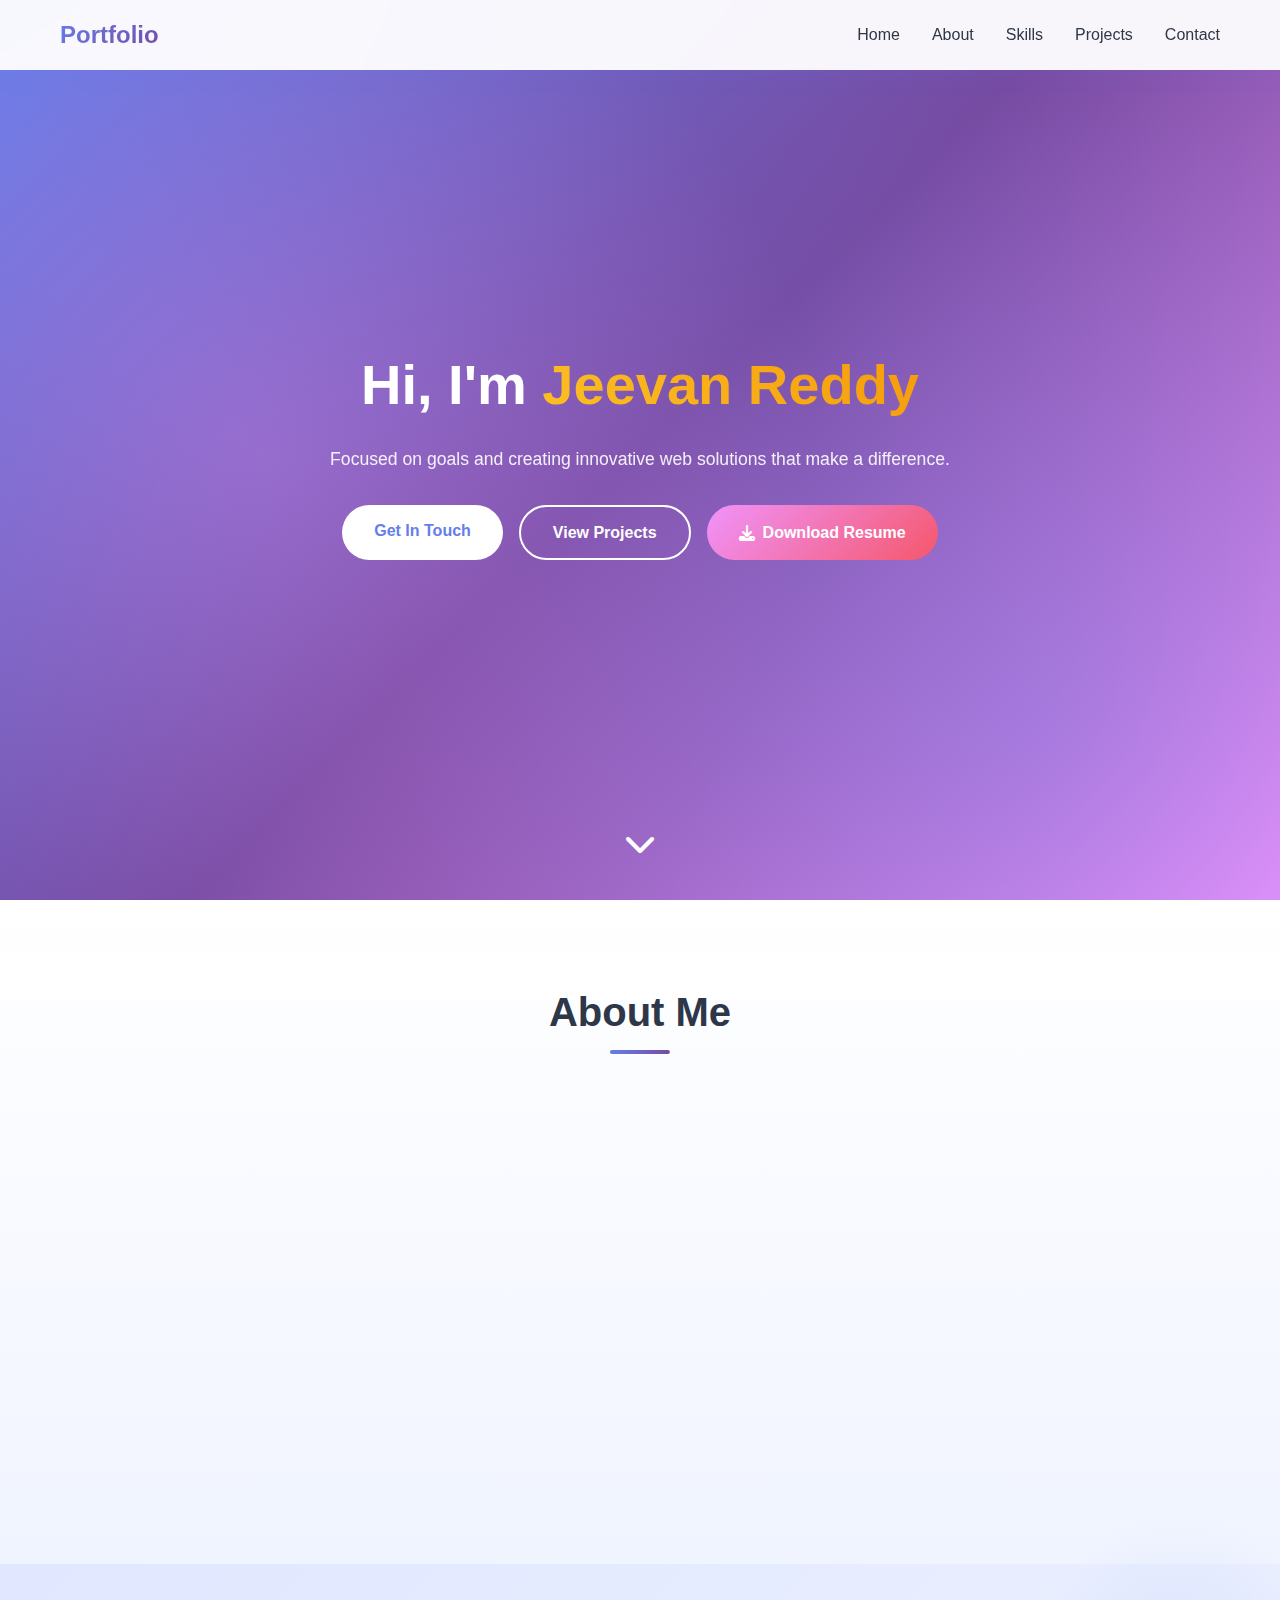
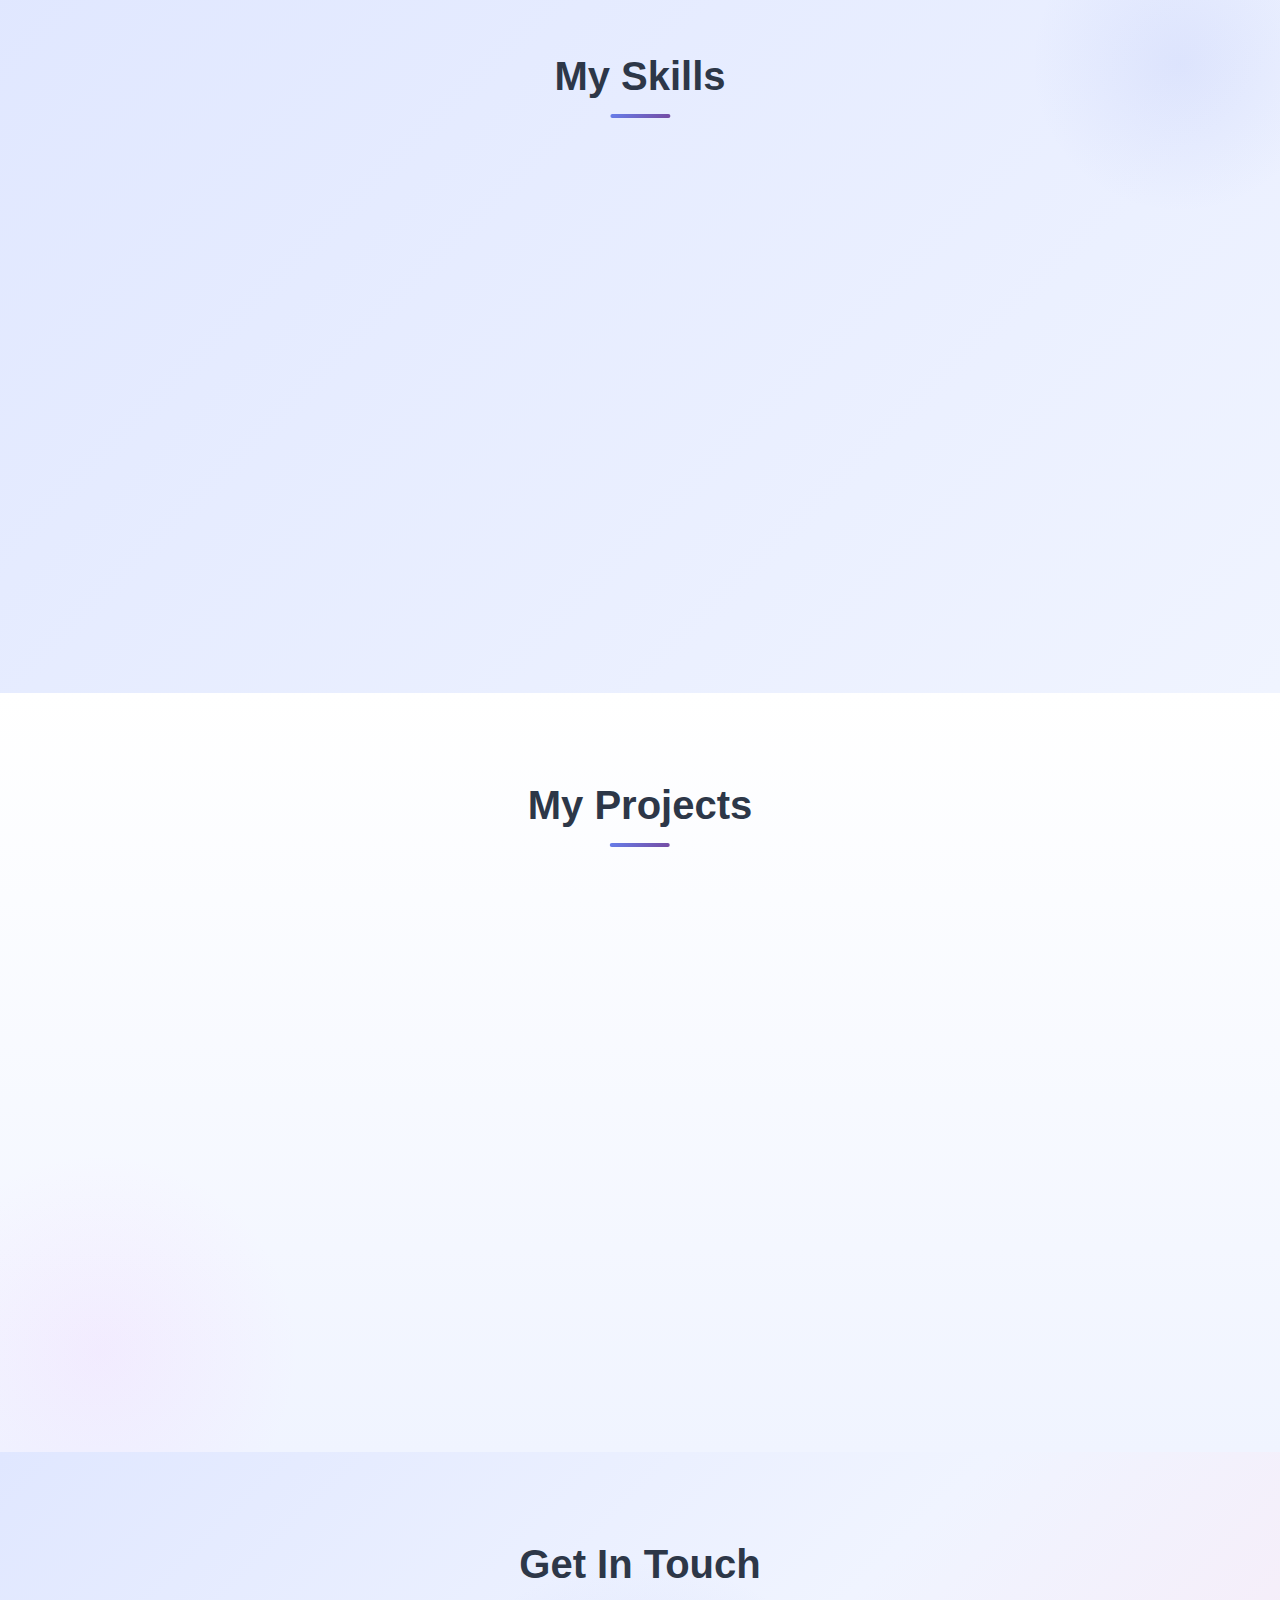
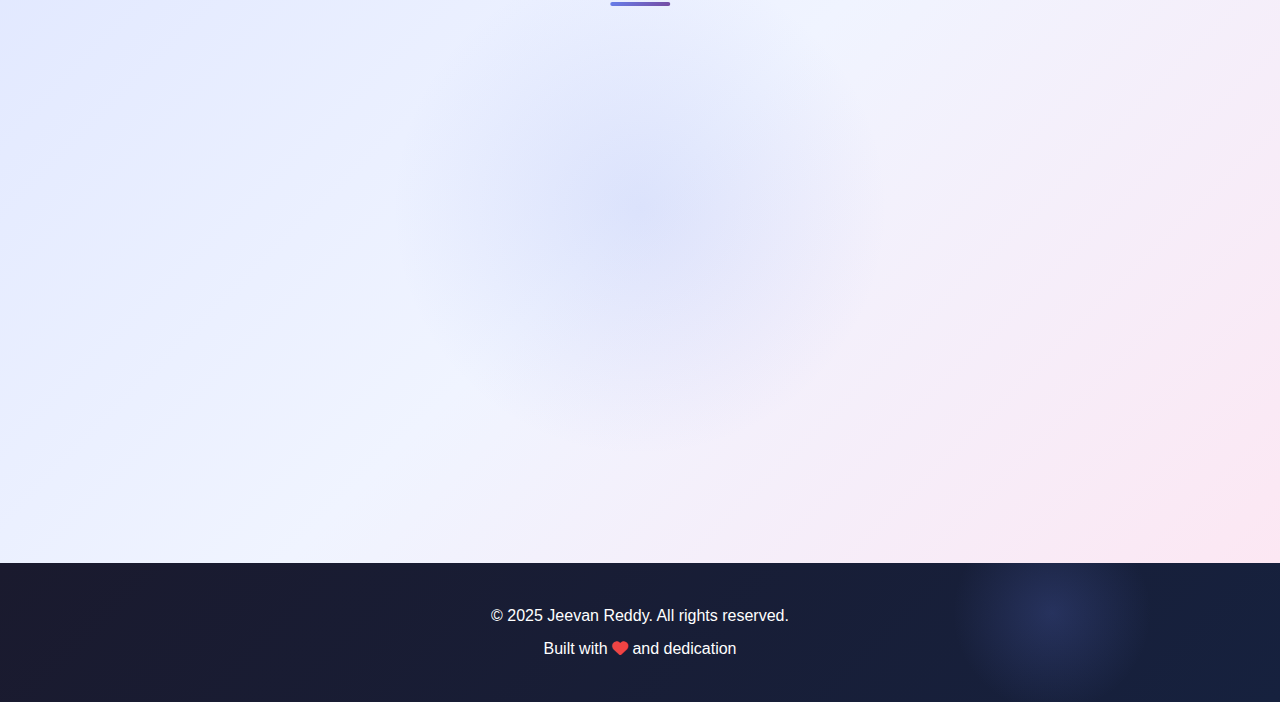
<file: index.html>
<!DOCTYPE html>
<html lang="en">
<head>
    <meta charset="UTF-8">
    <meta name="viewport" content="width=device-width, initial-scale=1.0">
    <title>Jeevan Reddy - Portfolio | Full Stack Developer</title>
    <link rel="stylesheet" href="style.css">
    <link rel="stylesheet" href="https://cdnjs.cloudflare.com/ajax/libs/font-awesome/6.4.0/css/all.min.css">
</head>
<body>
    <!-- Navigation -->
    <nav class="navbar">
        <div class="nav-container">
            <div class="logo">Portfolio</div>
            <ul class="nav-menu" id="navMenu">
                <li><a href="#home" class="nav-link">Home</a></li>
                <li><a href="#about" class="nav-link">About</a></li>
                <li><a href="#skills" class="nav-link">Skills</a></li>
                <li><a href="#projects" class="nav-link">Projects</a></li>
                <li><a href="#contact" class="nav-link">Contact</a></li>
            </ul>
            <div class="hamburger" id="hamburger">
                <span class="bar"></span>
                <span class="bar"></span>
                <span class="bar"></span>
            </div>
        </div>
    </nav>

    <!-- Hero Section -->
    <section id="home" class="hero">
        <div class="hero-content">
            <h1 class="hero-title">Hi, I'm <span class="highlight">Jeevan Reddy</span></h1>
            <p class="hero-subtitle">Full Stack Developer | Computer Science Engineer | Tech Enthusiast</p>
            <p class="hero-description">Focused on goals and creating innovative web solutions that make a difference.</p>
            <div class="hero-buttons">
                <a href="#contact" class="btn btn-primary">Get In Touch</a>
                <a href="#projects" class="btn btn-secondary">View Projects</a>
                <a href="Jeevan_Reddy_Resume.txt" download="Jeevan_Reddy_Resume.txt" class="btn btn-download">
                    <i class="fas fa-download"></i> Download Resume
                </a>
            </div>
        </div>
        <div class="scroll-down">
            <a href="#about"><i class="fas fa-chevron-down"></i></a>
        </div>
    </section>

    <!-- About Section -->
    <section id="about" class="about">
        <div class="container">
            <h2 class="section-title">About Me</h2>
            <div class="about-content">
                <div class="about-image">
                    <img src="image.jpg" alt="Jeevan Reddy" class="profile-pic">
                    <!-- If image doesn't load, uncomment below and comment above -->
                    <!-- <div class="image-placeholder">
                        <i class="fas fa-user"></i>
                    </div> -->
                </div>
                <div class="about-text">
                    <h3>Hello! I'm Jeevan Reddy</h3>
                    <p>I am a dedicated and enthusiastic Full Stack Developer with a passion for creating innovative web solutions. My approach to development is always focused on achieving goals and delivering exceptional results. With experience in modern web technologies, I strive to build applications that are not only functional but also provide an exceptional user experience.</p>
                    <p>Currently pursuing B.Tech in Computer Science Engineering, I continuously learn and adapt to new technologies and best practices, staying committed to excellence in every project I undertake.</p>
                    <div class="about-info">
                        <div class="info-item">
                            <i class="fas fa-envelope"></i>
                            <span>jeevanreddy862@gmail.com</span>
                        </div>
                        <div class="info-item">
                            <i class="fas fa-map-marker-alt"></i>
                            <span>India</span>
                        </div>
                        <div class="info-item">
                            <i class="fas fa-graduation-cap"></i>
                            <span>B.Tech in Computer Science Engineering</span>
                        </div>
                    </div>
                </div>
            </div>
        </div>
    </section>

    <!-- Skills Section -->
    <section id="skills" class="skills">
        <div class="container">
            <h2 class="section-title">My Skills</h2>
            <div class="skills-grid">
                <div class="skill-card">
                    <div class="skill-icon">
                        <i class="fab fa-html5"></i>
                    </div>
                    <h3>HTML5</h3>
                    <div class="skill-bar">
                        <div class="skill-progress" data-progress="90"></div>
                    </div>
                </div>
                <div class="skill-card">
                    <div class="skill-icon">
                        <i class="fab fa-css3-alt"></i>
                    </div>
                    <h3>CSS3</h3>
                    <div class="skill-bar">
                        <div class="skill-progress" data-progress="85"></div>
                    </div>
                </div>
                <div class="skill-card">
                    <div class="skill-icon">
                        <i class="fab fa-js"></i>
                    </div>
                    <h3>JavaScript</h3>
                    <div class="skill-bar">
                        <div class="skill-progress" data-progress="80"></div>
                    </div>
                </div>
                <div class="skill-card">
                    <div class="skill-icon">
                        <i class="fab fa-react"></i>
                    </div>
                    <h3>React</h3>
                    <div class="skill-bar">
                        <div class="skill-progress" data-progress="75"></div>
                    </div>
                </div>
                <div class="skill-card">
                    <div class="skill-icon">
                        <i class="fab fa-node"></i>
                    </div>
                    <h3>Node.js</h3>
                    <div class="skill-bar">
                        <div class="skill-progress" data-progress="70"></div>
                    </div>
                </div>
                <div class="skill-card">
                    <div class="skill-icon">
                        <i class="fab fa-git-alt"></i>
                    </div>
                    <h3>Git</h3>
                    <div class="skill-bar">
                        <div class="skill-progress" data-progress="85"></div>
                    </div>
                </div>
            </div>
        </div>
    </section>

    <!-- Projects Section -->
    <section id="projects" class="projects">
        <div class="container">
            <h2 class="section-title">My Projects</h2>
            <div class="projects-grid">
                <div class="project-card">
                    <div class="project-image">
                        <div class="project-placeholder">
                            <i class="fas fa-laptop-code"></i>
                        </div>
                    </div>
                    <div class="project-info">
                        <h3>Anti-Cheating Quiz App</h3>
                        <p>A secure online quiz platform with advanced anti-cheating mechanisms including face detection, tab switching detection, and real-time monitoring to ensure exam integrity.</p>
                        <div class="project-tech">
                            <span>React</span>
                            <span>Node.js</span>
                            <span>MongoDB</span>
                            <span>AI/ML</span>
                        </div>
                        <div class="project-links">
                            <a href="#" class="project-link"><i class="fas fa-external-link-alt"></i> Demo</a>
                            <a href="#" class="project-link"><i class="fab fa-github"></i> Code</a>
                        </div>
                    </div>
                </div>
                <div class="project-card">
                    <div class="project-image">
                        <div class="project-placeholder">
                            <i class="fas fa-mobile-alt"></i>
                        </div>
                    </div>
                    <div class="project-info">
                        <h3>Weather App</h3>
                        <p>A responsive weather application that provides real-time weather data using external API integration.</p>
                        <div class="project-tech">
                            <span>JavaScript</span>
                            <span>API</span>
                            <span>CSS3</span>
                        </div>
                        <div class="project-links">
                            <a href="#" class="project-link"><i class="fas fa-external-link-alt"></i> Demo</a>
                            <a href="#" class="project-link"><i class="fab fa-github"></i> Code</a>
                        </div>
                    </div>
                </div>
                <div class="project-card">
                    <div class="project-image">
                        <div class="project-placeholder">
                            <i class="fas fa-tasks"></i>
                        </div>
                    </div>
                    <div class="project-info">
                        <h3>Task Management System</h3>
                        <p>A collaborative task management tool with drag-and-drop functionality and real-time updates.</p>
                        <div class="project-tech">
                            <span>React</span>
                            <span>Firebase</span>
                            <span>Material-UI</span>
                        </div>
                        <div class="project-links">
                            <a href="#" class="project-link"><i class="fas fa-external-link-alt"></i> Demo</a>
                            <a href="#" class="project-link"><i class="fab fa-github"></i> Code</a>
                        </div>
                    </div>
                </div>
            </div>
        </div>
    </section>

    <!-- Contact Section -->
    <section id="contact" class="contact">
        <div class="container">
            <h2 class="section-title">Get In Touch</h2>
            <div class="contact-content">
                <div class="contact-info">
                    <h3>Let's Work Together</h3>
                    <p>I'm always open to discussing new projects, creative ideas, or opportunities to be part of your vision.</p>
                    <div class="contact-details">
                        <div class="contact-item">
                            <i class="fas fa-envelope"></i>
                            <div>
                                <h4>Email</h4>
                                <p>jeevanreddy862@gmail.com</p>
                            </div>
                        </div>
                        <div class="contact-item">
                            <i class="fas fa-phone"></i>
                            <div>
                                <h4>Phone</h4>
                                <p>+91 8790452550</p>
                            </div>
                        </div>
                        <div class="contact-item">
                            <i class="fas fa-map-marker-alt"></i>
                            <div>
                                <h4>Location</h4>
                                <p>India</p>
                            </div>
                        </div>
                    </div>
                    <div class="social-links">
                        <a href="https://www.linkedin.com/in/jeevan-prem-nandha-reddy-rachapalli-0308b037a/" target="_blank" class="social-link" title="LinkedIn"><i class="fab fa-linkedin"></i></a>
                        <a href="#" class="social-link" title="GitHub"><i class="fab fa-github"></i></a>
                        <a href="#" class="social-link" title="Twitter"><i class="fab fa-twitter"></i></a>
                        <a href="#" class="social-link" title="Instagram"><i class="fab fa-instagram"></i></a>
                    </div>
                </div>
                <div class="contact-form-container">
                    <form class="contact-form" id="contactForm">
                        <div class="form-group">
                            <input type="text" id="name" name="name" placeholder="Your Name" required>
                        </div>
                        <div class="form-group">
                            <input type="email" id="email" name="email" placeholder="Your Email" required>
                        </div>
                        <div class="form-group">
                            <input type="text" id="subject" name="subject" placeholder="Subject" required>
                        </div>
                        <div class="form-group">
                            <textarea id="message" name="message" rows="5" placeholder="Your Message" required></textarea>
                        </div>
                        <button type="submit" class="btn btn-primary">Send Message</button>
                    </form>
                </div>
            </div>
        </div>
    </section>

    <!-- Footer -->
    <footer class="footer">
        <div class="container">
            <p>&copy; 2025 Jeevan Reddy. All rights reserved.</p>
            <p>Built with <i class="fas fa-heart"></i> and dedication</p>
        </div>
    </footer>

    <script src="java script.js"></script>
</body>
</html>
</file>
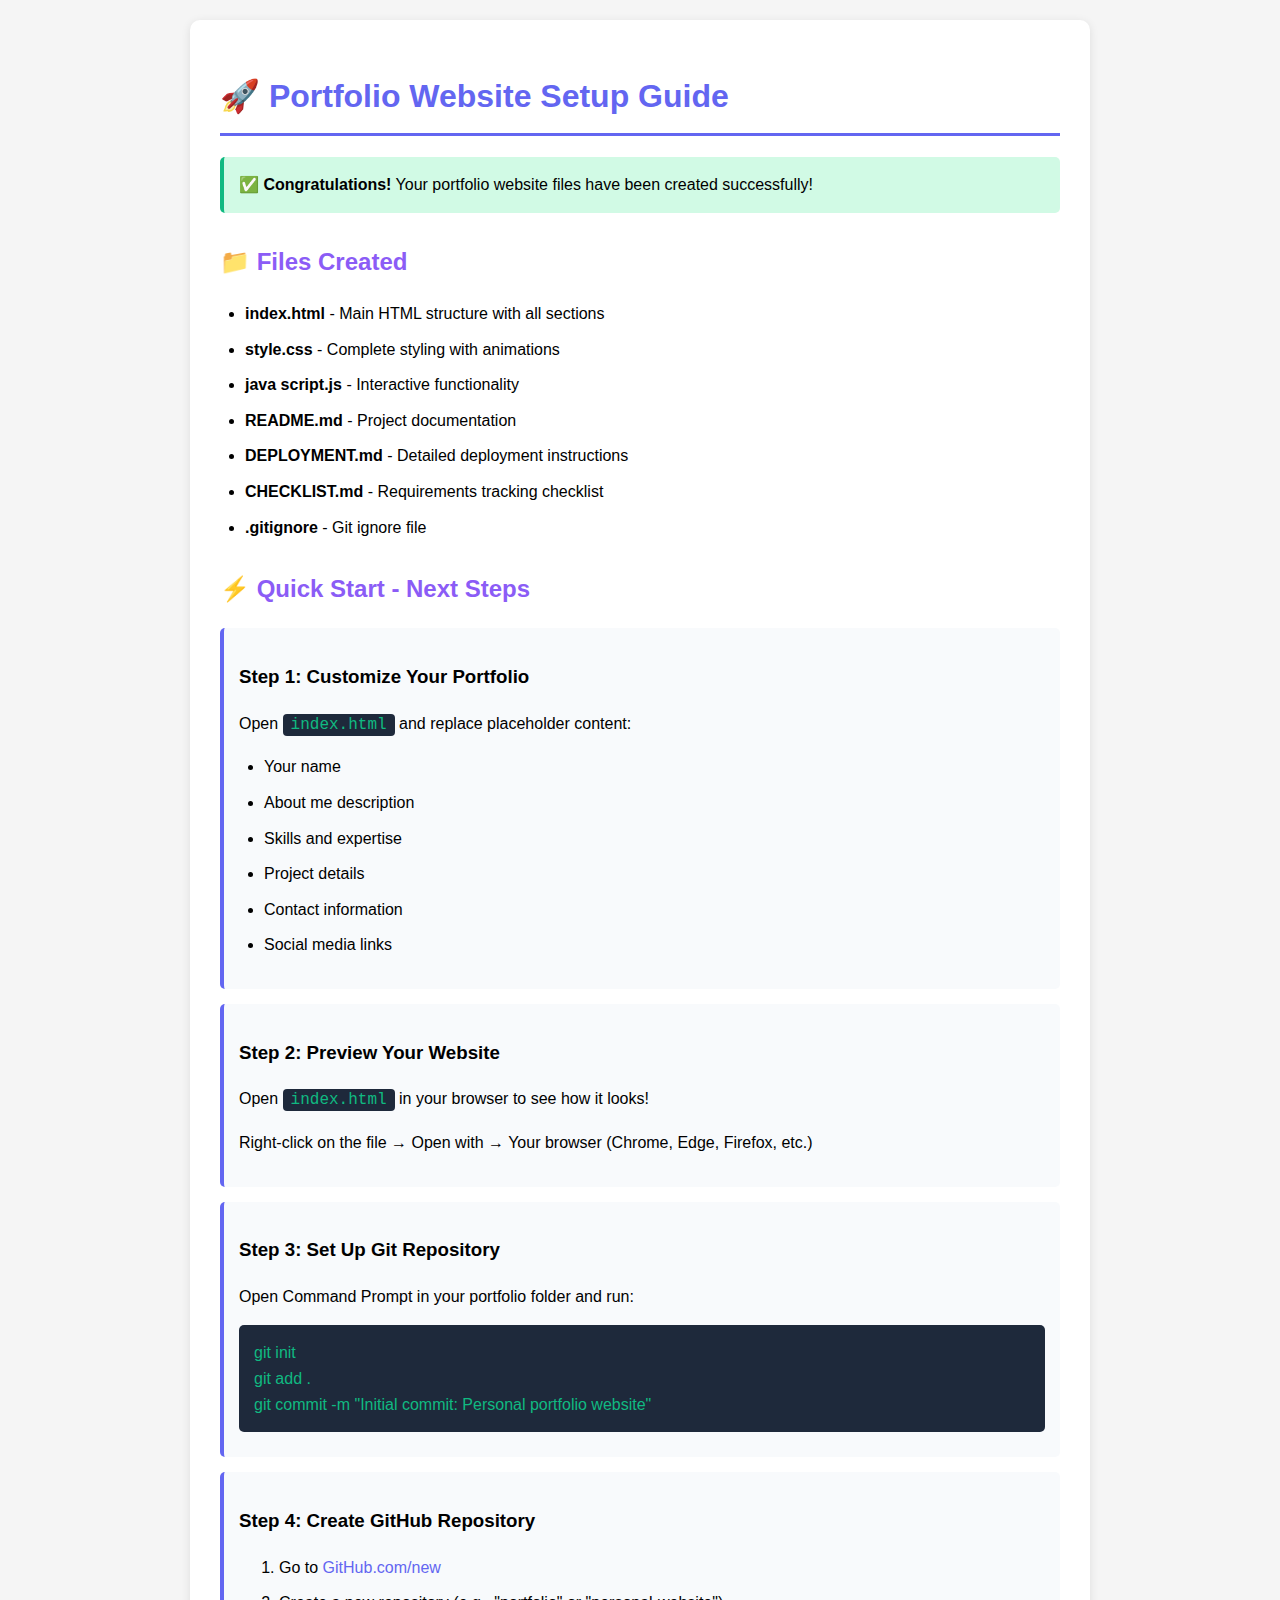
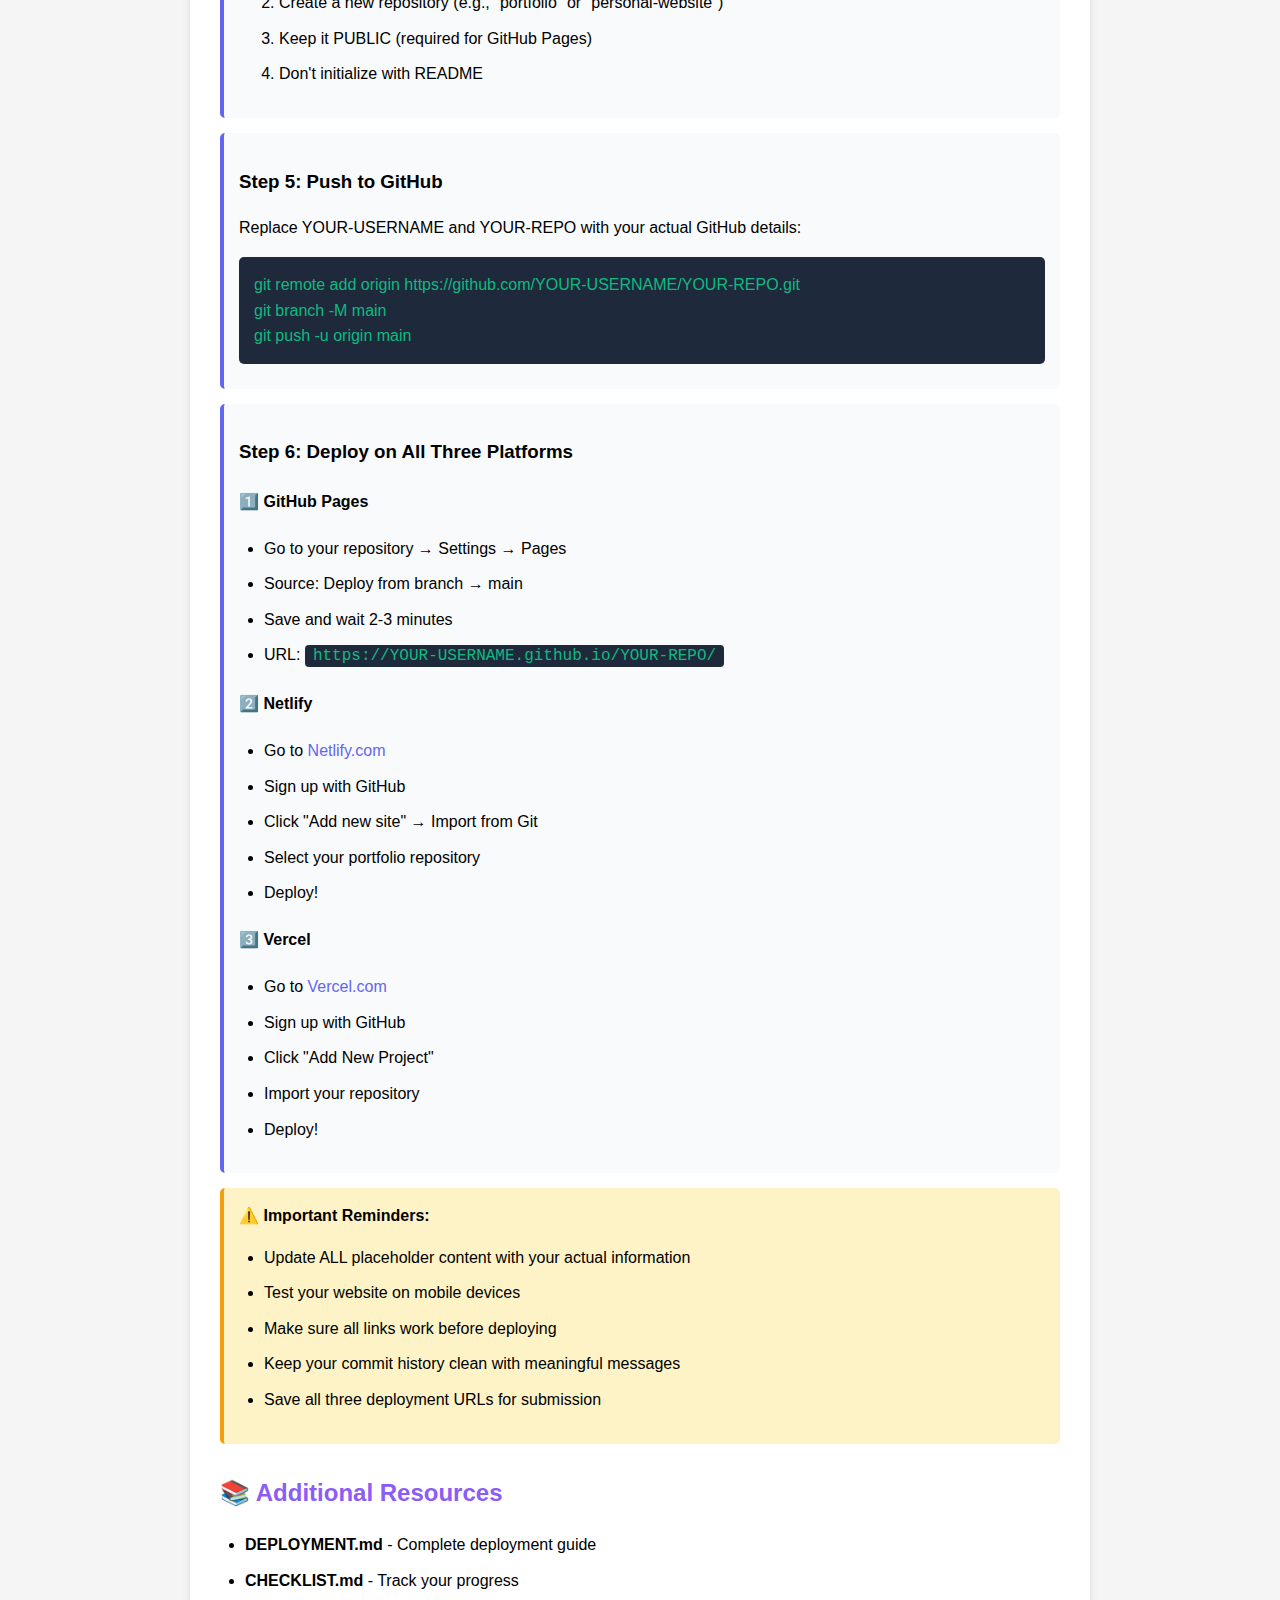
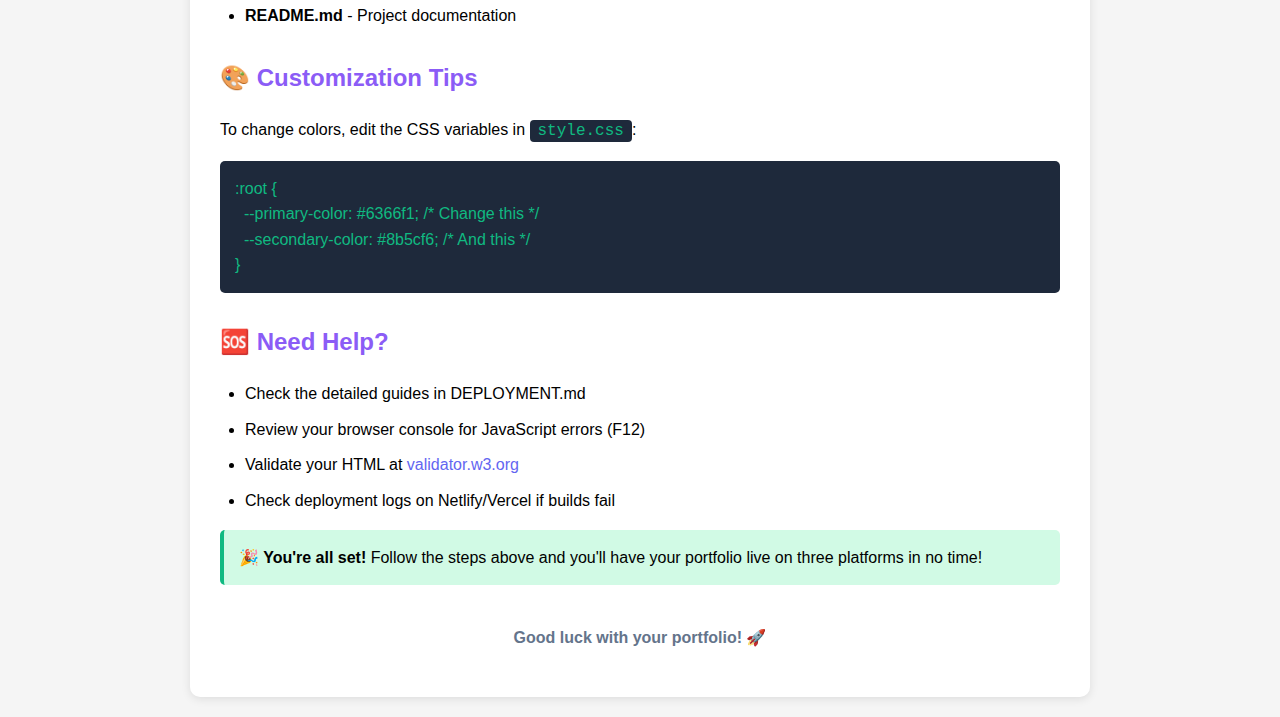
<file: SETUP-GUIDE.html>
<!DOCTYPE html>
<html lang="en">
<head>
    <meta charset="UTF-8">
    <meta name="viewport" content="width=device-width, initial-scale=1.0">
    <title>Portfolio Setup Guide</title>
    <style>
        body {
            font-family: 'Segoe UI', Tahoma, Geneva, Verdana, sans-serif;
            max-width: 900px;
            margin: 0 auto;
            padding: 20px;
            background: #f5f5f5;
            line-height: 1.6;
        }
        .container {
            background: white;
            padding: 30px;
            border-radius: 10px;
            box-shadow: 0 2px 10px rgba(0,0,0,0.1);
        }
        h1 {
            color: #6366f1;
            border-bottom: 3px solid #6366f1;
            padding-bottom: 10px;
        }
        h2 {
            color: #8b5cf6;
            margin-top: 30px;
        }
        .step {
            background: #f8fafc;
            padding: 15px;
            margin: 15px 0;
            border-left: 4px solid #6366f1;
            border-radius: 5px;
        }
        code {
            background: #1e293b;
            color: #10b981;
            padding: 2px 8px;
            border-radius: 4px;
            font-family: 'Courier New', monospace;
        }
        .code-block {
            background: #1e293b;
            color: #10b981;
            padding: 15px;
            border-radius: 5px;
            overflow-x: auto;
            margin: 10px 0;
        }
        .warning {
            background: #fef3c7;
            border-left: 4px solid #f59e0b;
            padding: 15px;
            margin: 15px 0;
            border-radius: 5px;
        }
        .success {
            background: #d1fae5;
            border-left: 4px solid #10b981;
            padding: 15px;
            margin: 15px 0;
            border-radius: 5px;
        }
        ul {
            padding-left: 25px;
        }
        li {
            margin: 10px 0;
        }
        a {
            color: #6366f1;
            text-decoration: none;
        }
        a:hover {
            text-decoration: underline;
        }
    </style>
</head>
<body>
    <div class="container">
        <h1>🚀 Portfolio Website Setup Guide</h1>
        
        <div class="success">
            <strong>✅ Congratulations!</strong> Your portfolio website files have been created successfully!
        </div>

        <h2>📁 Files Created</h2>
        <ul>
            <li><strong>index.html</strong> - Main HTML structure with all sections</li>
            <li><strong>style.css</strong> - Complete styling with animations</li>
            <li><strong>java script.js</strong> - Interactive functionality</li>
            <li><strong>README.md</strong> - Project documentation</li>
            <li><strong>DEPLOYMENT.md</strong> - Detailed deployment instructions</li>
            <li><strong>CHECKLIST.md</strong> - Requirements tracking checklist</li>
            <li><strong>.gitignore</strong> - Git ignore file</li>
        </ul>

        <h2>⚡ Quick Start - Next Steps</h2>
        
        <div class="step">
            <h3>Step 1: Customize Your Portfolio</h3>
            <p>Open <code>index.html</code> and replace placeholder content:</p>
            <ul>
                <li>Your name</li>
                <li>About me description</li>
                <li>Skills and expertise</li>
                <li>Project details</li>
                <li>Contact information</li>
                <li>Social media links</li>
            </ul>
        </div>

        <div class="step">
            <h3>Step 2: Preview Your Website</h3>
            <p>Open <code>index.html</code> in your browser to see how it looks!</p>
            <p>Right-click on the file → Open with → Your browser (Chrome, Edge, Firefox, etc.)</p>
        </div>

        <div class="step">
            <h3>Step 3: Set Up Git Repository</h3>
            <p>Open Command Prompt in your portfolio folder and run:</p>
            <div class="code-block">
git init<br>
git add .<br>
git commit -m "Initial commit: Personal portfolio website"
            </div>
        </div>

        <div class="step">
            <h3>Step 4: Create GitHub Repository</h3>
            <ol>
                <li>Go to <a href="https://github.com/new" target="_blank">GitHub.com/new</a></li>
                <li>Create a new repository (e.g., "portfolio" or "personal-website")</li>
                <li>Keep it PUBLIC (required for GitHub Pages)</li>
                <li>Don't initialize with README</li>
            </ol>
        </div>

        <div class="step">
            <h3>Step 5: Push to GitHub</h3>
            <p>Replace YOUR-USERNAME and YOUR-REPO with your actual GitHub details:</p>
            <div class="code-block">
git remote add origin https://github.com/YOUR-USERNAME/YOUR-REPO.git<br>
git branch -M main<br>
git push -u origin main
            </div>
        </div>

        <div class="step">
            <h3>Step 6: Deploy on All Three Platforms</h3>
            
            <h4>1️⃣ GitHub Pages</h4>
            <ul>
                <li>Go to your repository → Settings → Pages</li>
                <li>Source: Deploy from branch → main</li>
                <li>Save and wait 2-3 minutes</li>
                <li>URL: <code>https://YOUR-USERNAME.github.io/YOUR-REPO/</code></li>
            </ul>

            <h4>2️⃣ Netlify</h4>
            <ul>
                <li>Go to <a href="https://netlify.com" target="_blank">Netlify.com</a></li>
                <li>Sign up with GitHub</li>
                <li>Click "Add new site" → Import from Git</li>
                <li>Select your portfolio repository</li>
                <li>Deploy!</li>
            </ul>

            <h4>3️⃣ Vercel</h4>
            <ul>
                <li>Go to <a href="https://vercel.com" target="_blank">Vercel.com</a></li>
                <li>Sign up with GitHub</li>
                <li>Click "Add New Project"</li>
                <li>Import your repository</li>
                <li>Deploy!</li>
            </ul>
        </div>

        <div class="warning">
            <strong>⚠️ Important Reminders:</strong>
            <ul>
                <li>Update ALL placeholder content with your actual information</li>
                <li>Test your website on mobile devices</li>
                <li>Make sure all links work before deploying</li>
                <li>Keep your commit history clean with meaningful messages</li>
                <li>Save all three deployment URLs for submission</li>
            </ul>
        </div>

        <h2>📚 Additional Resources</h2>
        <ul>
            <li><strong>DEPLOYMENT.md</strong> - Complete deployment guide</li>
            <li><strong>CHECKLIST.md</strong> - Track your progress</li>
            <li><strong>README.md</strong> - Project documentation</li>
        </ul>

        <h2>🎨 Customization Tips</h2>
        <p>To change colors, edit the CSS variables in <code>style.css</code>:</p>
        <div class="code-block">
:root {<br>
&nbsp;&nbsp;--primary-color: #6366f1; /* Change this */<br>
&nbsp;&nbsp;--secondary-color: #8b5cf6; /* And this */<br>
}
        </div>

        <h2>🆘 Need Help?</h2>
        <ul>
            <li>Check the detailed guides in DEPLOYMENT.md</li>
            <li>Review your browser console for JavaScript errors (F12)</li>
            <li>Validate your HTML at <a href="https://validator.w3.org/" target="_blank">validator.w3.org</a></li>
            <li>Check deployment logs on Netlify/Vercel if builds fail</li>
        </ul>

        <div class="success">
            <strong>🎉 You're all set!</strong> Follow the steps above and you'll have your portfolio live on three platforms in no time!
        </div>

        <p style="text-align: center; margin-top: 40px; color: #64748b;">
            <strong>Good luck with your portfolio! 🚀</strong>
        </p>
    </div>
</body>
</html>
</file>
<file: style.css>
/* Global Styles */
* {
    margin: 0;
    padding: 0;
    box-sizing: border-box;
}

:root {
    --primary-color: #667eea;
    --secondary-color: #764ba2;
    --accent-color: #f093fb;
    --dark-bg: #1a1a2e;
    --light-bg: #f0f4ff;
    --card-bg: #ffffff;
    --text-dark: #2d3748;
    --text-light: #718096;
    --white: #ffffff;
    --gradient: linear-gradient(135deg, #667eea 0%, #764ba2 100%);
    --gradient-alt: linear-gradient(135deg, #f093fb 0%, #f5576c 100%);
    --bg-gradient: linear-gradient(to bottom, #f0f4ff 0%, #e0e7ff 100%);
}

html {
    scroll-behavior: smooth;
}

body {
    font-family: 'Segoe UI', Tahoma, Geneva, Verdana, sans-serif;
    line-height: 1.6;
    color: var(--text-dark);
    overflow-x: hidden;
    background: var(--bg-gradient);
}

.container {
    max-width: 1200px;
    margin: 0 auto;
    padding: 0 20px;
}

/* Navigation */
.navbar {
    position: fixed;
    top: 0;
    width: 100%;
    background: rgba(255, 255, 255, 0.95);
    backdrop-filter: blur(10px);
    box-shadow: 0 4px 20px rgba(102, 126, 234, 0.1);
    z-index: 1000;
    transition: all 0.3s ease;
}

.nav-container {
    max-width: 1200px;
    margin: 0 auto;
    padding: 1rem 20px;
    display: flex;
    justify-content: space-between;
    align-items: center;
}

.logo {
    font-size: 1.5rem;
    font-weight: bold;
    background: var(--gradient);
    -webkit-background-clip: text;
    -webkit-text-fill-color: transparent;
    background-clip: text;
}

.nav-menu {
    display: flex;
    list-style: none;
    gap: 2rem;
}

.nav-link {
    text-decoration: none;
    color: var(--text-dark);
    font-weight: 500;
    transition: color 0.3s ease;
    position: relative;
}

.nav-link::after {
    content: '';
    position: absolute;
    bottom: -5px;
    left: 0;
    width: 0;
    height: 2px;
    background: var(--gradient);
    transition: width 0.3s ease;
}

.nav-link:hover::after {
    width: 100%;
}

.nav-link:hover {
    color: var(--primary-color);
}

.hamburger {
    display: none;
    flex-direction: column;
    cursor: pointer;
}

.bar {
    width: 25px;
    height: 3px;
    background: var(--text-dark);
    margin: 3px 0;
    transition: all 0.3s ease;
}

/* Hero Section */
.hero {
    min-height: 100vh;
    display: flex;
    align-items: center;
    justify-content: center;
    background: linear-gradient(135deg, #667eea 0%, #764ba2 50%, #f093fb 100%);
    color: var(--white);
    text-align: center;
    padding: 2rem;
    position: relative;
    overflow: hidden;
}

.hero::before {
    content: '';
    position: absolute;
    top: 0;
    left: 0;
    right: 0;
    bottom: 0;
    background: 
        radial-gradient(circle at 20% 50%, rgba(240, 147, 251, 0.3) 0%, transparent 50%),
        radial-gradient(circle at 80% 80%, rgba(102, 126, 234, 0.3) 0%, transparent 50%);
    animation: floatBubbles 15s ease-in-out infinite;
}

@keyframes floatBubbles {
    0%, 100% { transform: translate(0, 0); }
    50% { transform: translate(20px, -20px); }
}

.hero-content {
    max-width: 800px;
    animation: fadeInUp 1s ease;
    position: relative;
    z-index: 1;
}

.hero-title {
    font-size: 3.5rem;
    margin-bottom: 1rem;
    animation: fadeInUp 1s ease 0.2s both;
}

.highlight {
    background: linear-gradient(45deg, #fbbf24, #f59e0b, #fbbf24);
    background-size: 200% auto;
    -webkit-background-clip: text;
    -webkit-text-fill-color: transparent;
    background-clip: text;
    animation: shine 3s linear infinite;
}

@keyframes shine {
    to {
        background-position: 200% center;
    }
}

.hero-subtitle {
    font-size: 1.5rem;
    margin-bottom: 1rem;
    animation: fadeInUp 1s ease 0.4s both;
}

.hero-description {
    font-size: 1.1rem;
    margin-bottom: 2rem;
    opacity: 0.9;
    animation: fadeInUp 1s ease 0.6s both;
}

.hero-buttons {
    display: flex;
    gap: 1rem;
    justify-content: center;
    flex-wrap: wrap;
    animation: fadeInUp 1s ease 0.8s both;
}

.btn {
    padding: 0.8rem 2rem;
    text-decoration: none;
    border-radius: 50px;
    font-weight: 600;
    transition: all 0.3s ease;
    display: inline-block;
}

.btn-primary {
    background: var(--white);
    color: var(--primary-color);
}

.btn-primary:hover {
    transform: translateY(-3px);
    box-shadow: 0 10px 20px rgba(0, 0, 0, 0.2);
}

.btn-secondary {
    background: transparent;
    color: var(--white);
    border: 2px solid var(--white);
}

.btn-secondary:hover {
    background: var(--white);
    color: var(--primary-color);
    transform: translateY(-3px);
}

.btn-download {
    background: linear-gradient(135deg, #f093fb 0%, #f5576c 100%);
    color: var(--white);
    border: none;
    display: inline-flex;
    align-items: center;
    gap: 0.5rem;
}

.btn-download:hover {
    background: linear-gradient(135deg, #f5576c 0%, #f093fb 100%);
    transform: translateY(-3px);
    box-shadow: 0 10px 25px rgba(245, 87, 108, 0.4);
}

.btn-download i {
    animation: bounce-download 2s infinite;
}

@keyframes bounce-download {
    0%, 20%, 50%, 80%, 100% {
        transform: translateY(0);
    }
    40% {
        transform: translateY(-5px);
    }
    60% {
        transform: translateY(-3px);
    }
}

.scroll-down {
    position: absolute;
    bottom: 30px;
    left: 50%;
    transform: translateX(-50%);
    animation: bounce 2s infinite;
}

.scroll-down a {
    color: var(--white);
    font-size: 2rem;
}

/* Section Styles */
section {
    padding: 5rem 0;
}

.section-title {
    text-align: center;
    font-size: 2.5rem;
    margin-bottom: 3rem;
    position: relative;
    display: inline-block;
    left: 50%;
    transform: translateX(-50%);
}

.section-title::after {
    content: '';
    position: absolute;
    bottom: -10px;
    left: 50%;
    transform: translateX(-50%);
    width: 60px;
    height: 4px;
    background: var(--gradient);
    border-radius: 2px;
}

/* About Section */
.about {
    background: linear-gradient(to bottom, #ffffff 0%, #f0f4ff 100%);
    position: relative;
}

.about::before {
    content: '';
    position: absolute;
    top: 0;
    left: 0;
    right: 0;
    height: 100px;
    background: linear-gradient(to bottom, transparent, #ffffff);
}

.about-content {
    display: grid;
    grid-template-columns: 1fr 2fr;
    gap: 3rem;
    align-items: center;
    position: relative;
    z-index: 1;
}

.about-image .profile-pic {
    width: 250px;
    height: 250px;
    border-radius: 50%;
    object-fit: cover;
    border: 5px solid var(--primary-color);
    box-shadow: 0 10px 30px rgba(99, 102, 241, 0.3);
    margin: 0 auto;
    display: block;
    transition: transform 0.3s ease, box-shadow 0.3s ease;
}

.about-image .profile-pic:hover {
    transform: scale(1.05);
    box-shadow: 0 15px 40px rgba(99, 102, 241, 0.5);
}

.about-image .image-placeholder {
    width: 250px;
    height: 250px;
    border-radius: 50%;
    background: var(--gradient);
    display: flex;
    align-items: center;
    justify-content: center;
    font-size: 6rem;
    color: var(--white);
    margin: 0 auto;
}

.about-text h3 {
    font-size: 1.8rem;
    margin-bottom: 1rem;
    color: var(--text-dark);
}

.about-text p {
    color: var(--text-light);
    margin-bottom: 1rem;
    line-height: 1.8;
}

.about-info {
    margin-top: 2rem;
    display: flex;
    flex-direction: column;
    gap: 1rem;
}

.info-item {
    display: flex;
    align-items: center;
    gap: 1rem;
    color: var(--text-light);
}

.info-item i {
    color: var(--primary-color);
    font-size: 1.2rem;
}

/* Skills Section */
.skills {
    background: linear-gradient(135deg, #e0e7ff 0%, #f0f4ff 100%);
    position: relative;
}

.skills::before {
    content: '';
    position: absolute;
    width: 300px;
    height: 300px;
    background: radial-gradient(circle, rgba(102, 126, 234, 0.1) 0%, transparent 70%);
    border-radius: 50%;
    top: -50px;
    right: -50px;
    z-index: 0;
}

.skills .container {
    position: relative;
    z-index: 1;
}

.skills-grid {
    display: grid;
    grid-template-columns: repeat(auto-fit, minmax(250px, 1fr));
    gap: 2rem;
}

.skill-card {
    padding: 2rem;
    background: rgba(255, 255, 255, 0.9);
    backdrop-filter: blur(10px);
    border-radius: 15px;
    text-align: center;
    transition: all 0.3s ease;
    border: 1px solid rgba(102, 126, 234, 0.1);
}

.skill-card:hover {
    transform: translateY(-10px);
    box-shadow: 0 15px 40px rgba(102, 126, 234, 0.2);
    background: rgba(255, 255, 255, 1);
    border-color: rgba(102, 126, 234, 0.3);
}

.skill-icon {
    font-size: 3rem;
    background: var(--gradient);
    -webkit-background-clip: text;
    -webkit-text-fill-color: transparent;
    background-clip: text;
    margin-bottom: 1rem;
}

.skill-card h3 {
    margin-bottom: 1rem;
    color: var(--text-dark);
}

.skill-bar {
    width: 100%;
    height: 8px;
    background: #e2e8f0;
    border-radius: 10px;
    overflow: hidden;
}

.skill-progress {
    height: 100%;
    background: var(--gradient);
    border-radius: 10px;
    transition: width 1s ease;
}

/* Projects Section */
.projects {
    background: linear-gradient(to bottom, #ffffff 0%, #f0f4ff 100%);
    position: relative;
    overflow: hidden;
}

.projects::after {
    content: '';
    position: absolute;
    width: 400px;
    height: 400px;
    background: radial-gradient(circle, rgba(240, 147, 251, 0.1) 0%, transparent 70%);
    border-radius: 50%;
    bottom: -100px;
    left: -100px;
    z-index: 0;
}

.projects .container {
    position: relative;
    z-index: 1;
}

.projects-grid {
    display: grid;
    grid-template-columns: repeat(auto-fit, minmax(300px, 1fr));
    gap: 2rem;
}

.project-card {
    background: var(--white);
    border-radius: 15px;
    overflow: hidden;
    box-shadow: 0 5px 20px rgba(102, 126, 234, 0.15);
    transition: all 0.3s ease;
    border: 1px solid rgba(102, 126, 234, 0.1);
}

.project-card:hover {
    transform: translateY(-10px) scale(1.02);
    box-shadow: 0 20px 40px rgba(102, 126, 234, 0.25);
    border-color: rgba(102, 126, 234, 0.3);
}

.project-image .project-placeholder {
    width: 100%;
    height: 200px;
    background: var(--gradient);
    display: flex;
    align-items: center;
    justify-content: center;
    font-size: 4rem;
    color: var(--white);
}

.project-info {
    padding: 1.5rem;
}

.project-info h3 {
    margin-bottom: 1rem;
    color: var(--text-dark);
}

.project-info p {
    color: var(--text-light);
    margin-bottom: 1rem;
}

.project-tech {
    display: flex;
    gap: 0.5rem;
    flex-wrap: wrap;
    margin-bottom: 1rem;
}

.project-tech span {
    padding: 0.3rem 0.8rem;
    background: var(--light-bg);
    border-radius: 20px;
    font-size: 0.85rem;
    color: var(--primary-color);
}

.project-links {
    display: flex;
    gap: 1rem;
}

.project-link {
    text-decoration: none;
    color: var(--primary-color);
    font-weight: 600;
    transition: color 0.3s ease;
}

.project-link:hover {
    color: var(--secondary-color);
}

/* Contact Section */
.contact {
    background: linear-gradient(135deg, #e0e7ff 0%, #f0f4ff 50%, #fce7f3 100%);
    position: relative;
    overflow: hidden;
}

.contact::before {
    content: '';
    position: absolute;
    width: 500px;
    height: 500px;
    background: radial-gradient(circle, rgba(102, 126, 234, 0.15) 0%, transparent 70%);
    border-radius: 50%;
    top: 50%;
    left: 50%;
    transform: translate(-50%, -50%);
    z-index: 0;
}

.contact .container {
    position: relative;
    z-index: 1;
}

.contact-content {
    display: grid;
    grid-template-columns: 1fr 1fr;
    gap: 3rem;
}

.contact-info h3 {
    font-size: 2rem;
    margin-bottom: 1rem;
    color: var(--text-dark);
}

.contact-info p {
    color: var(--text-light);
    margin-bottom: 2rem;
}

.contact-details {
    display: flex;
    flex-direction: column;
    gap: 1.5rem;
    margin-bottom: 2rem;
}

.contact-item {
    display: flex;
    gap: 1rem;
    align-items: flex-start;
}

.contact-item i {
    font-size: 1.5rem;
    color: var(--primary-color);
    margin-top: 0.2rem;
}

.contact-item h4 {
    margin-bottom: 0.3rem;
    color: var(--text-dark);
}

.contact-item p {
    margin: 0;
    color: var(--text-light);
}

.social-links {
    display: flex;
    gap: 1rem;
}

.social-link {
    width: 40px;
    height: 40px;
    border-radius: 50%;
    background: var(--gradient);
    color: var(--white);
    display: flex;
    align-items: center;
    justify-content: center;
    text-decoration: none;
    transition: all 0.3s ease;
}

.social-link:hover {
    transform: translateY(-5px);
    box-shadow: 0 5px 15px rgba(99, 102, 241, 0.4);
}

/* Contact Form */
.contact-form {
    display: flex;
    flex-direction: column;
    gap: 1rem;
}

.form-group {
    display: flex;
    flex-direction: column;
}

.form-group input,
.form-group textarea {
    padding: 0.8rem;
    border: 2px solid rgba(102, 126, 234, 0.2);
    border-radius: 10px;
    font-family: inherit;
    font-size: 1rem;
    transition: all 0.3s ease;
    background: rgba(255, 255, 255, 0.9);
}

.form-group input:focus,
.form-group textarea:focus {
    outline: none;
    border-color: var(--primary-color);
    background: #ffffff;
    box-shadow: 0 4px 15px rgba(102, 126, 234, 0.15);
    transform: translateY(-2px);
}

.contact-form button {
    border: none;
    cursor: pointer;
    font-size: 1rem;
}

/* Footer */
.footer {
    background: linear-gradient(135deg, #1a1a2e 0%, #16213e 100%);
    color: var(--white);
    text-align: center;
    padding: 2rem 0;
    position: relative;
    overflow: hidden;
}

.footer::before {
    content: '';
    position: absolute;
    width: 200px;
    height: 200px;
    background: radial-gradient(circle, rgba(102, 126, 234, 0.2) 0%, transparent 70%);
    border-radius: 50%;
    top: -50px;
    right: 10%;
    animation: float 6s ease-in-out infinite;
}

@keyframes float {
    0%, 100% { transform: translateY(0); }
    50% { transform: translateY(-20px); }
}

.footer p {
    margin: 0.5rem 0;
}

.footer i {
    color: #ef4444;
}

/* Animations */
@keyframes fadeInUp {
    from {
        opacity: 0;
        transform: translateY(30px);
    }
    to {
        opacity: 1;
        transform: translateY(0);
    }
}

@keyframes bounce {
    0%, 20%, 50%, 80%, 100% {
        transform: translateX(-50%) translateY(0);
    }
    40% {
        transform: translateX(-50%) translateY(-10px);
    }
    60% {
        transform: translateX(-50%) translateY(-5px);
    }
}

/* Responsive Design */
@media (max-width: 768px) {
    .hamburger {
        display: flex;
    }

    .nav-menu {
        position: fixed;
        left: -100%;
        top: 70px;
        flex-direction: column;
        background: var(--white);
        width: 100%;
        text-align: center;
        transition: 0.3s;
        box-shadow: 0 10px 27px rgba(0, 0, 0, 0.05);
        padding: 2rem 0;
    }

    .nav-menu.active {
        left: 0;
    }

    .hero-title {
        font-size: 2.5rem;
    }

    .hero-subtitle {
        font-size: 1.2rem;
    }

    .about-content {
        grid-template-columns: 1fr;
        text-align: center;
    }

    .contact-content {
        grid-template-columns: 1fr;
    }

    .hero-buttons {
        flex-direction: column;
        align-items: center;
    }

    .btn {
        width: 100%;
        max-width: 300px;
    }
}

@media (max-width: 480px) {
    .hero-title {
        font-size: 2rem;
    }

    .section-title {
        font-size: 2rem;
    }

    .about-image .image-placeholder {
        width: 200px;
        height: 200px;
        font-size: 4rem;
    }
}
</file>
